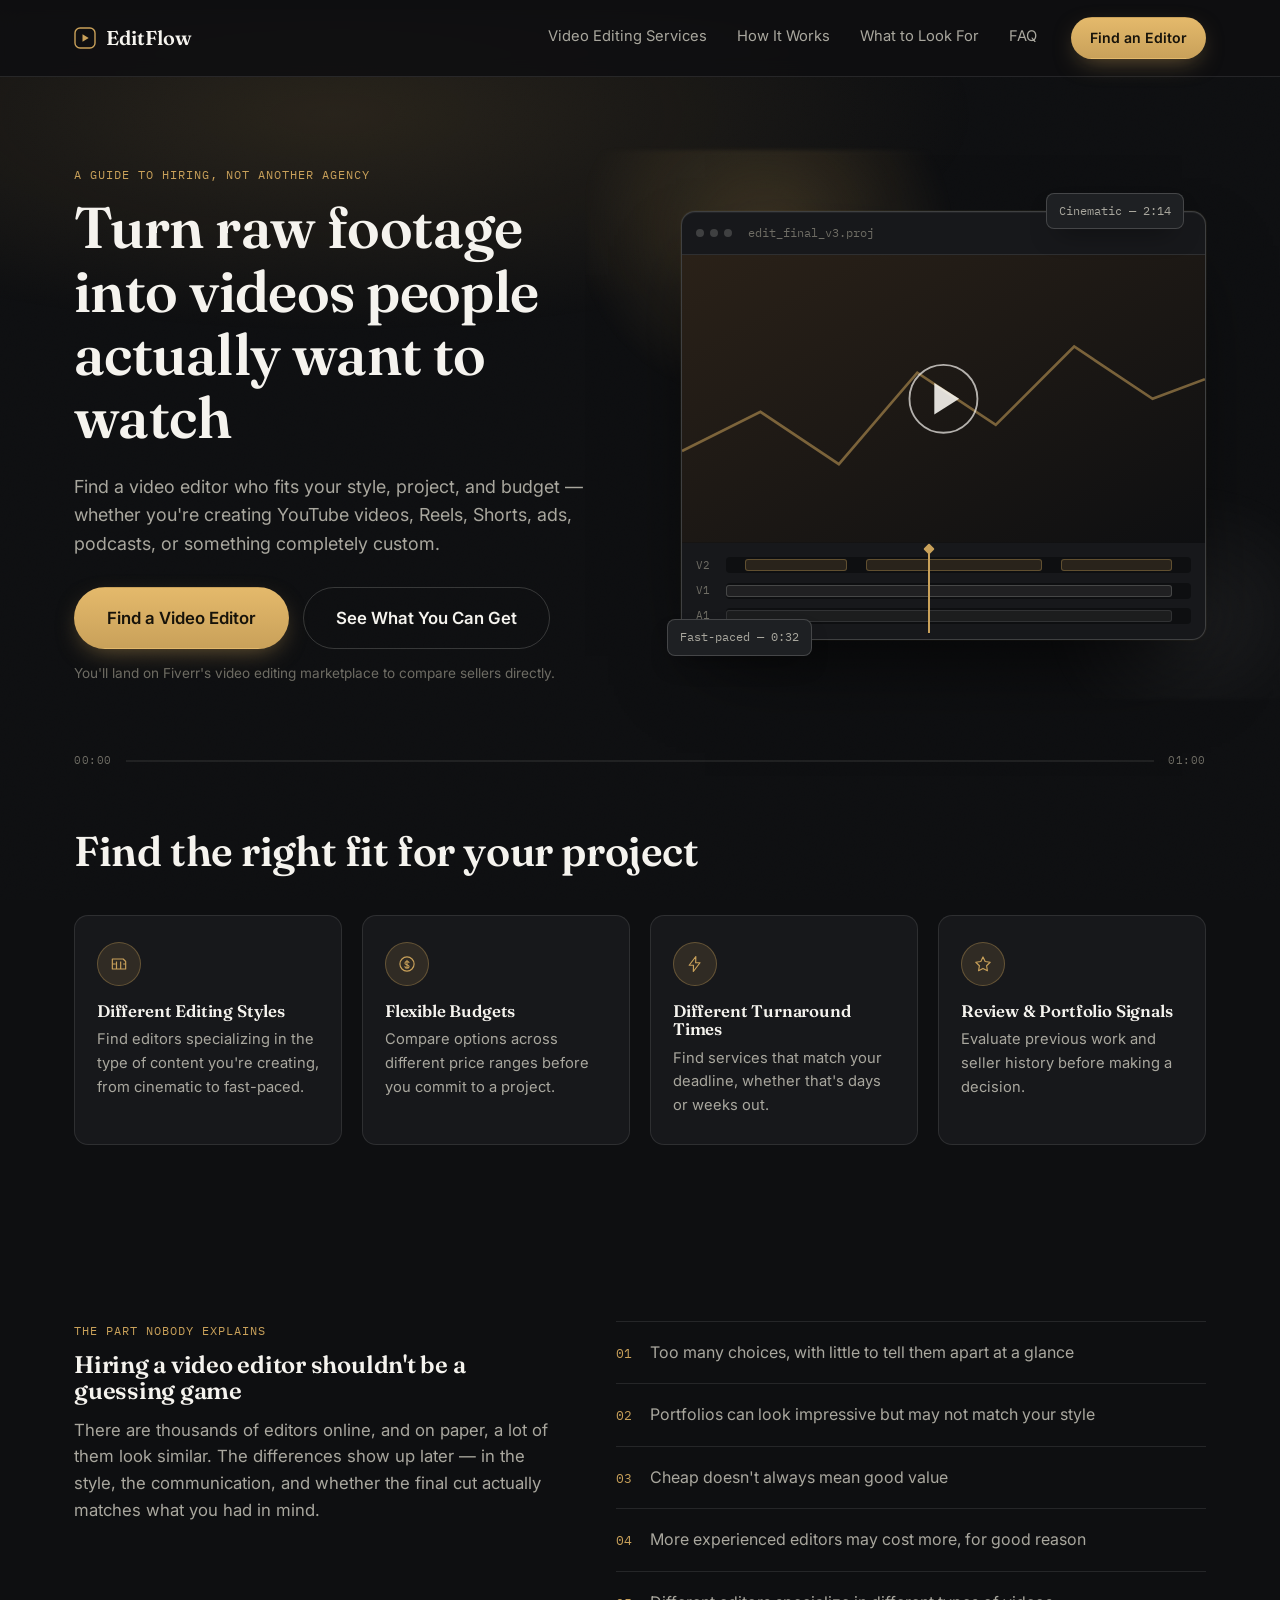
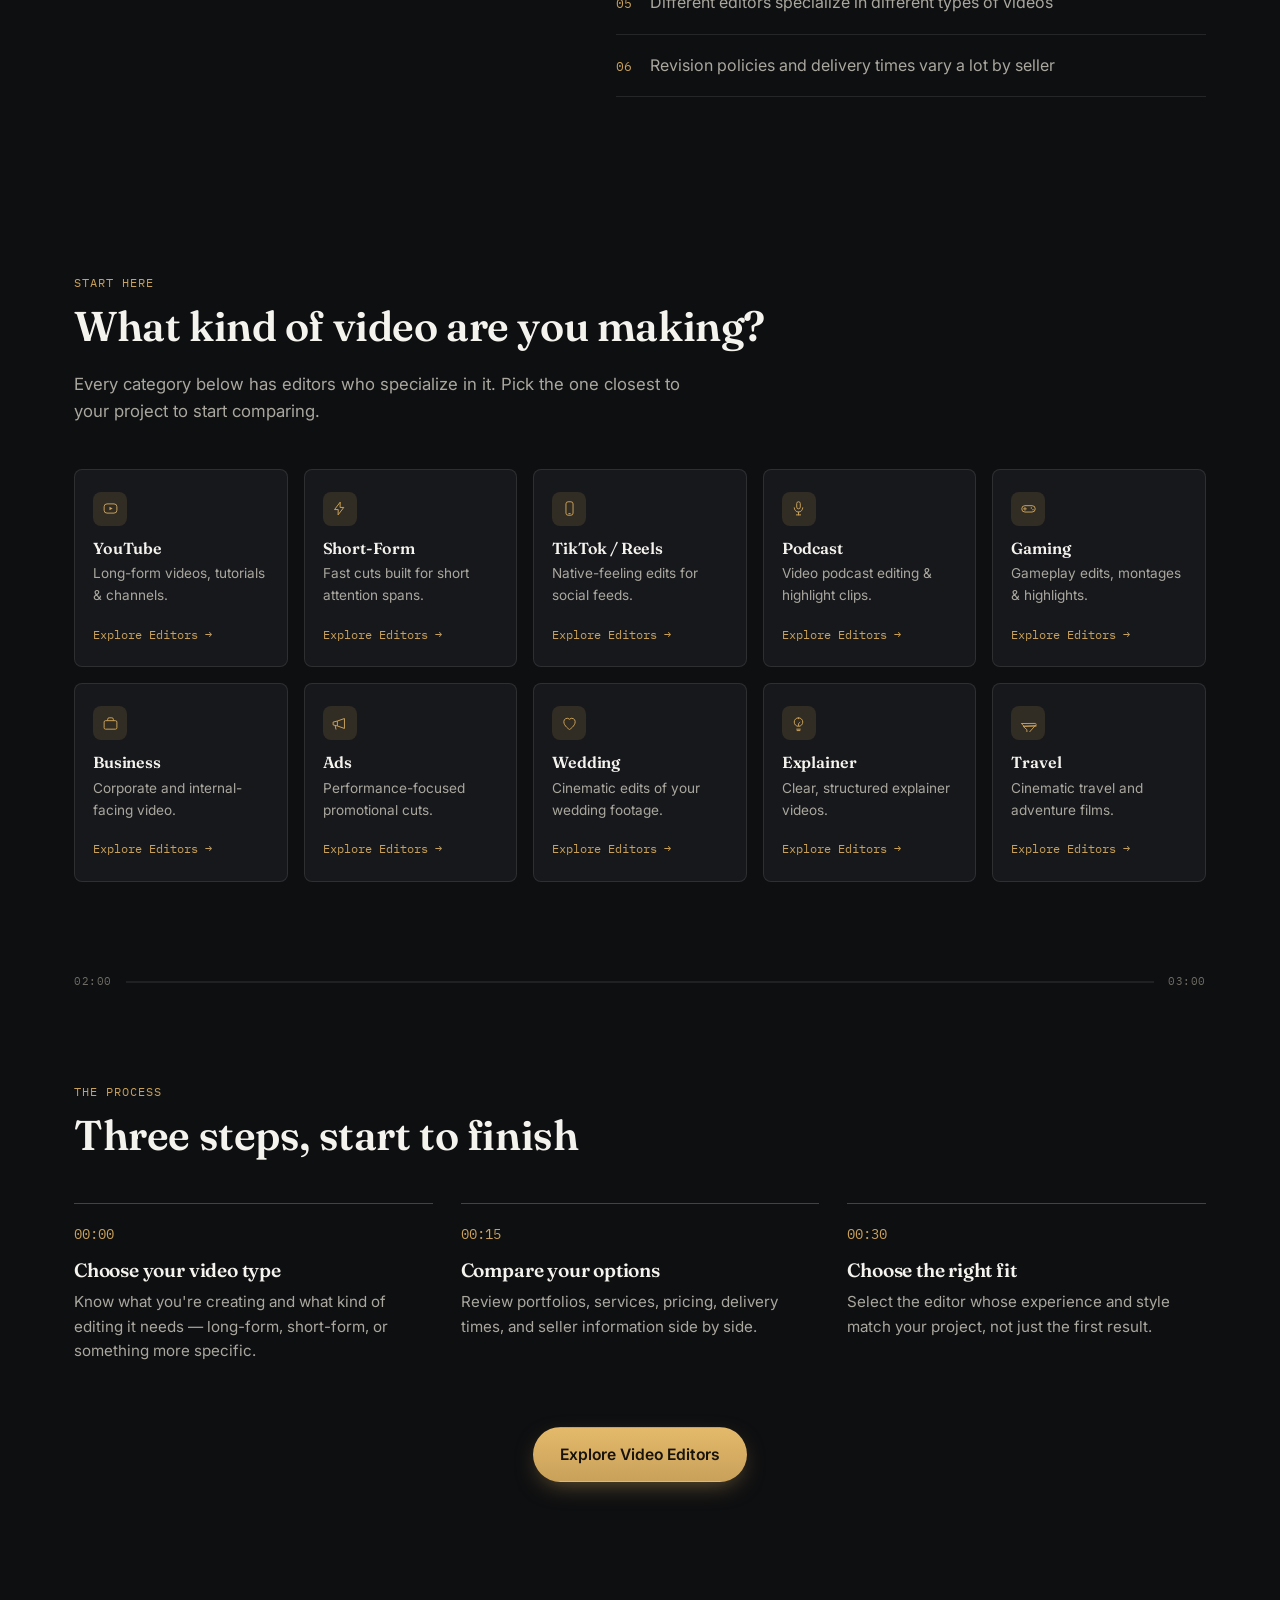
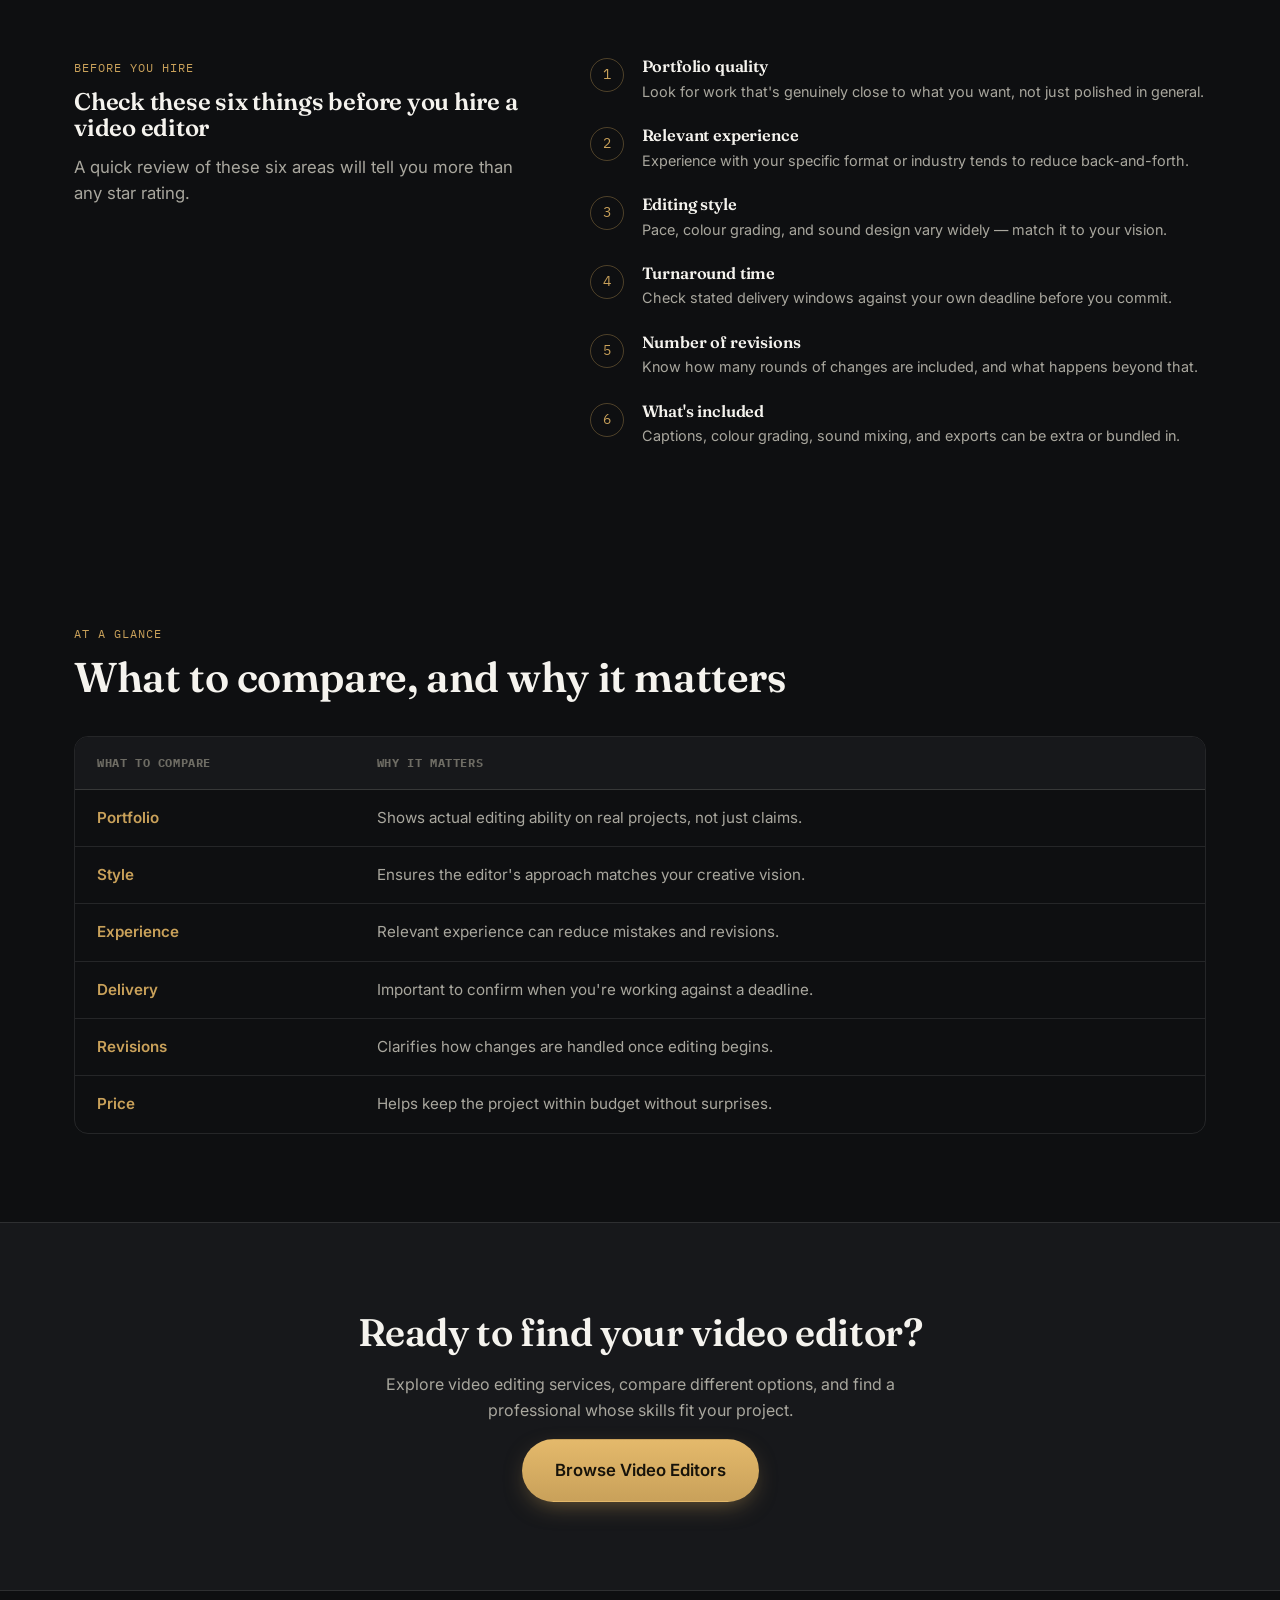
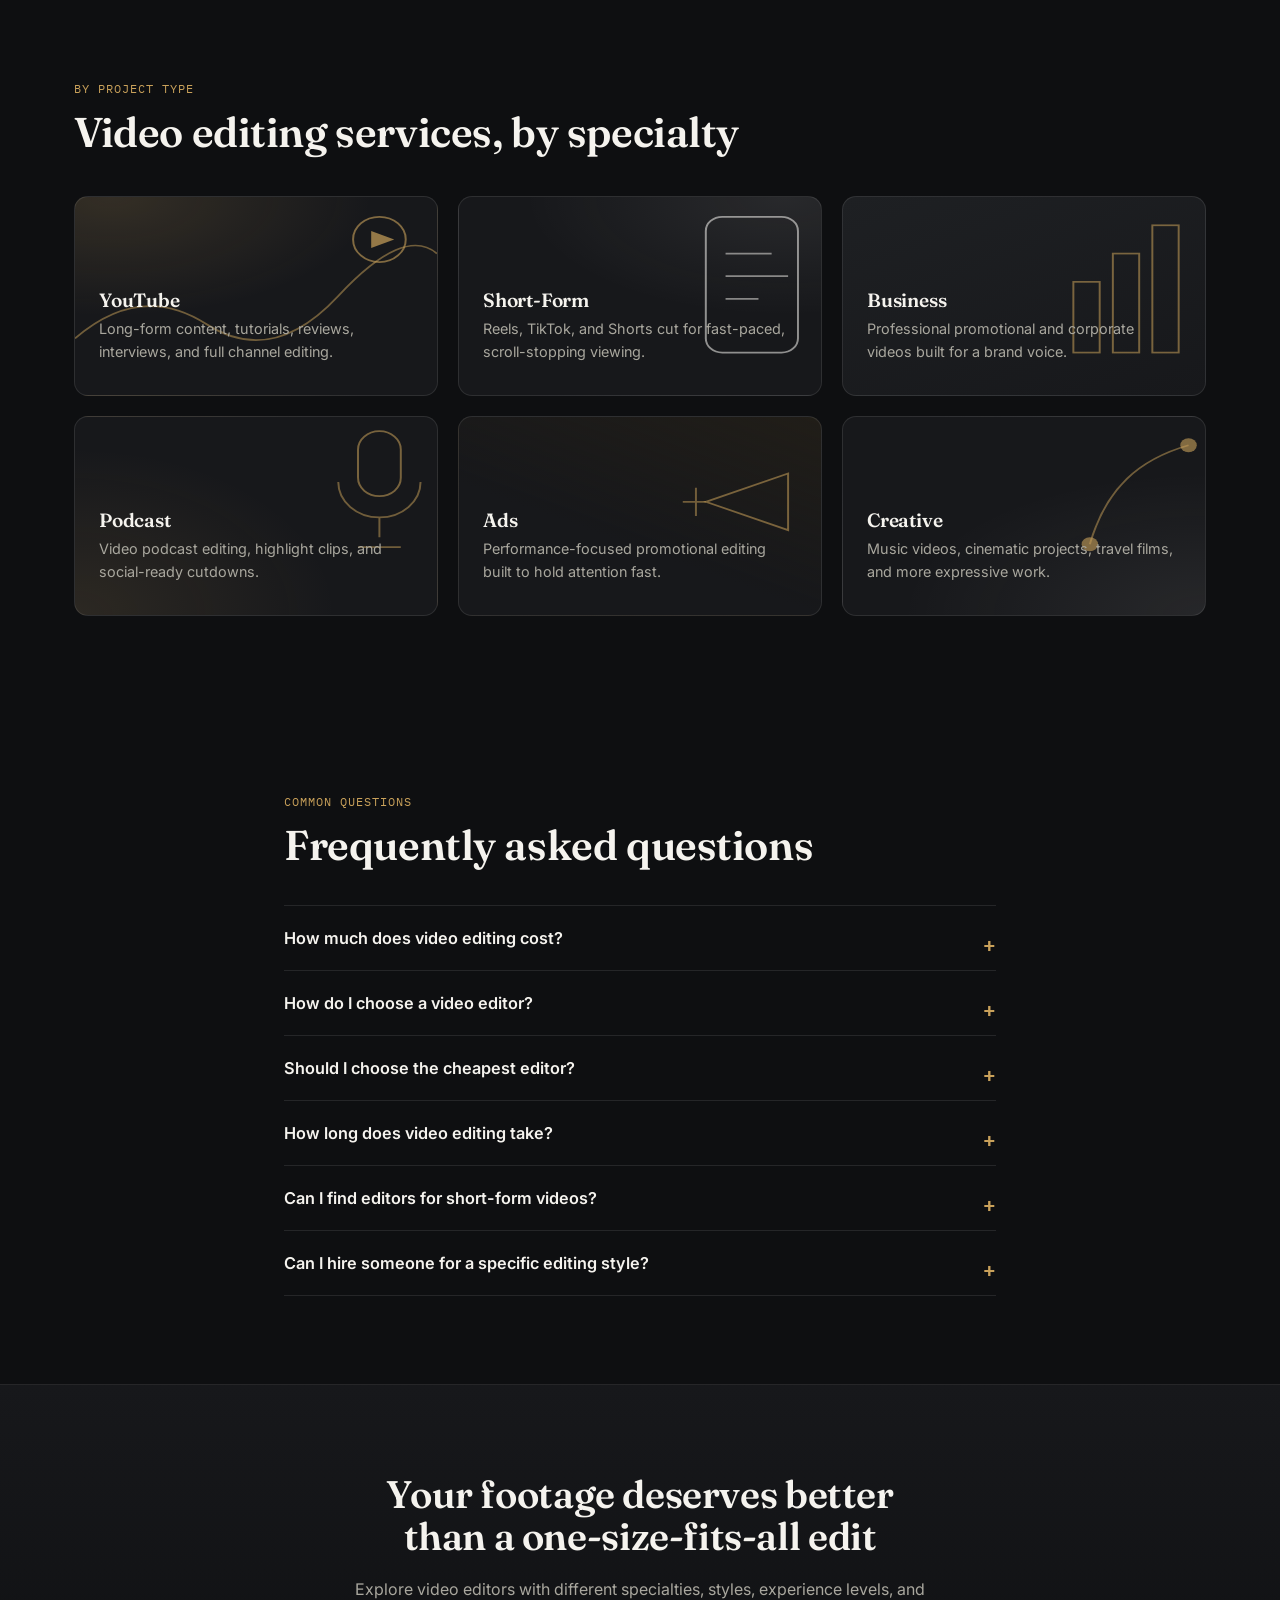
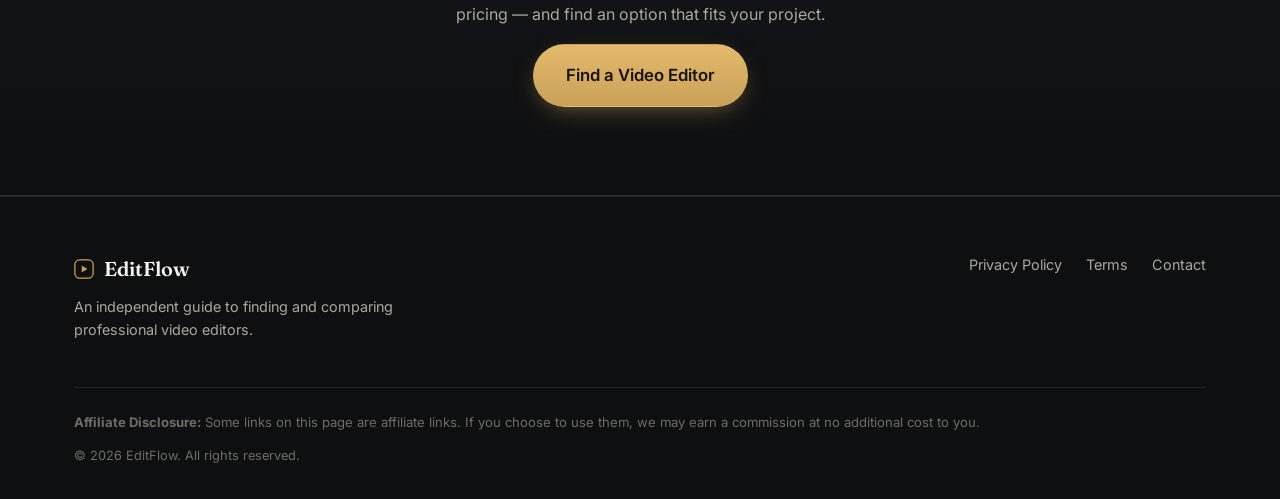
<file: index.html>
<!DOCTYPE html>
<html lang="en">
<head>
<meta charset="UTF-8">
<meta name="viewport" content="width=device-width, initial-scale=1.0">
<title>EditFlow — Find the Right Video Editor for Your Project</title>
<meta name="description" content="Compare professional video editors by style, price, and turnaround time. EditFlow helps you understand what to look for before you hire a video editor on Fiverr.">
<meta name="keywords" content="hire a video editor, video editing services, hire professional video editor, freelance video editor, YouTube video editor, social media video editor, video editor for hire, professional video editing, affordable video editor">
<link rel="canonical" href="https://your-domain-here.com/">

<!-- Open Graph -->
<meta property="og:type" content="website">
<meta property="og:title" content="EditFlow — Find the Right Video Editor for Your Project">
<meta property="og:description" content="Compare editing styles, pricing, and turnaround times, and find a video editor who fits your project.">
<meta property="og:url" content="https://your-domain-here.com/">
<meta property="og:image" content="https://your-domain-here.com/assets/og-image.webp">
<meta property="og:site_name" content="EditFlow">

<!-- Twitter -->
<meta name="twitter:card" content="summary_large_image">
<meta name="twitter:title" content="EditFlow — Find the Right Video Editor for Your Project">
<meta name="twitter:description" content="Compare editing styles, pricing, and turnaround times, and find a video editor who fits your project.">
<meta name="twitter:image" content="https://your-domain-here.com/assets/og-image.webp">

<link rel="icon" type="image/svg+xml" href="favicon.svg">
<link rel="preconnect" href="https://fonts.googleapis.com">
<link rel="preconnect" href="https://fonts.gstatic.com" crossorigin>
<link href="https://fonts.googleapis.com/css2?family=Fraunces:opsz,wght@9..144,400;9..144,500;9..144,600;9..144,700&family=Inter:wght@400;500;600;700&family=IBM+Plex+Mono:wght@400;500&display=swap" rel="stylesheet">
<link rel="stylesheet" href="styles.css">

<script type="application/ld+json">
{
  "@context": "https://schema.org",
  "@type": "FAQPage",
  "mainEntity": [
    {
      "@type": "Question",
      "name": "How much does video editing cost?",
      "acceptedAnswer": { "@type": "Answer", "text": "Pricing varies depending on the length of your project, its complexity, the editing style you want, and the experience level of the editor. Simple social clips can cost far less than long-form or highly stylized edits." }
    },
    {
      "@type": "Question",
      "name": "How do I choose a video editor?",
      "acceptedAnswer": { "@type": "Answer", "text": "Look at portfolios relevant to your type of content, check experience with similar projects, and compare delivery time, revision policy, and pricing before deciding." }
    },
    {
      "@type": "Question",
      "name": "Should I choose the cheapest editor?",
      "acceptedAnswer": { "@type": "Answer", "text": "Price is one factor among several. It's usually worth weighing cost alongside portfolio quality, style fit, and turnaround time rather than choosing on price alone." }
    },
    {
      "@type": "Question",
      "name": "How long does video editing take?",
      "acceptedAnswer": { "@type": "Answer", "text": "Turnaround depends on the complexity of the project and the individual editor's stated delivery terms, so it's worth checking this before you hire." }
    },
    {
      "@type": "Question",
      "name": "Can I find editors for short-form videos?",
      "acceptedAnswer": { "@type": "Answer", "text": "Yes. Many editors specialize in short-form formats like TikTok, Instagram Reels, and YouTube Shorts." }
    },
    {
      "@type": "Question",
      "name": "Can I hire someone for a specific editing style?",
      "acceptedAnswer": { "@type": "Answer", "text": "Yes. Look for editors whose portfolios already demonstrate the style you're after, whether that's cinematic, fast-paced, minimal, or something else." }
    }
  ]
}
</script>
</head>
<body>

<a class="skip-link" href="#main">Skip to content</a>

<!-- =========================================================
     NAVIGATION
========================================================= -->
<header class="site-header" id="top">
  <div class="wrap header-inner">
    <a href="#top" class="brand">
      <span class="brand-mark" aria-hidden="true">
        <svg width="22" height="22" viewBox="0 0 22 22" fill="none"><rect x="1" y="1" width="20" height="20" rx="5" stroke="currentColor" stroke-width="1.4"/><path d="M8.5 7.2v7.6l6.2-3.8-6.2-3.8Z" fill="currentColor"/></svg>
      </span>
      EditFlow
    </a>

    <nav class="main-nav" id="main-nav" aria-label="Primary">
      <a href="#specialties">Video Editing Services</a>
      <a href="#how-it-works">How It Works</a>
      <a href="#what-to-look-for">What to Look For</a>
      <a href="#faq">FAQ</a>
      <a class="btn btn-small btn-primary nav-cta" href="#" data-affiliate data-cta="nav" target="_blank" rel="nofollow sponsored noopener">Find an Editor</a>
    </nav>

    <button class="nav-toggle" id="navToggle" aria-expanded="false" aria-controls="main-nav" aria-label="Open menu">
      <span></span><span></span><span></span>
    </button>
  </div>
</header>

<main id="main">

  <!-- =========================================================
       HERO
  ========================================================= -->
  <section class="hero">
    <div class="wrap hero-inner">
      <div class="hero-copy">
        <p class="eyebrow">A guide to hiring, not another agency</p>
        <h1>Turn raw footage into videos people actually want to watch</h1>
        <p class="hero-sub">Find a video editor who fits your style, project, and budget — whether you're creating YouTube videos, Reels, Shorts, ads, podcasts, or something completely custom.</p>
        <div class="hero-ctas">
          <a href="#" class="btn btn-primary btn-large" data-affiliate data-cta="hero" target="_blank" rel="nofollow sponsored noopener">Find a Video Editor</a>
          <a href="#value" class="btn btn-ghost btn-large">See What You Can Get</a>
        </div>
        <p class="hero-note">You'll land on Fiverr's video editing marketplace to compare sellers directly.</p>
      </div>

      <div class="hero-visual" aria-hidden="true">
        <div class="monitor">
          <div class="monitor-top">
            <span class="dot"></span><span class="dot"></span><span class="dot"></span>
            <span class="monitor-label">edit_final_v3.proj</span>
          </div>
          <div class="monitor-preview">
            <svg viewBox="0 0 400 220" width="100%" height="100%" preserveAspectRatio="none">
              <defs>
                <linearGradient id="previewGrad" x1="0" y1="0" x2="1" y2="1">
                  <stop offset="0%" stop-color="#2A2118"/>
                  <stop offset="100%" stop-color="#0E0F11"/>
                </linearGradient>
              </defs>
              <rect width="400" height="220" fill="url(#previewGrad)"/>
              <path d="M0 150 L60 120 L120 160 L180 90 L240 130 L300 70 L360 110 L400 95" stroke="#C9A15A" stroke-width="2" fill="none" opacity="0.55"/>
              <circle cx="200" cy="110" r="26" fill="none" stroke="#F5F3EE" stroke-width="1.4" opacity="0.7"/>
              <path d="M193 98 L212 110 L193 122 Z" fill="#F5F3EE" opacity="0.9"/>
            </svg>
          </div>
          <div class="monitor-timeline">
            <div class="tl-row">
              <span class="tl-label">V2</span>
              <div class="tl-track"><span class="clip" style="left:4%;width:22%"></span><span class="clip" style="left:30%;width:38%"></span><span class="clip" style="left:72%;width:24%"></span></div>
            </div>
            <div class="tl-row">
              <span class="tl-label">V1</span>
              <div class="tl-track"><span class="clip clip-alt" style="left:0;width:96%"></span></div>
            </div>
            <div class="tl-row">
              <span class="tl-label">A1</span>
              <div class="tl-track"><span class="clip clip-audio" style="left:0;width:96%"></span></div>
            </div>
            <div class="playhead" style="left:47%"></div>
          </div>
        </div>
        <div class="floating-tag tag-1">Cinematic — 2:14</div>
        <div class="floating-tag tag-2">Fast-paced — 0:32</div>
      </div>
    </div>
  </section>

  <!-- Signature timeline divider -->
  <div class="tl-divider" aria-hidden="true">
    <span class="tl-divider-time">00:00</span>
    <svg class="tl-divider-track" viewBox="0 0 1200 24" preserveAspectRatio="none"><line x1="0" y1="12" x2="1200" y2="12" stroke="currentColor" stroke-opacity="0.18"/></svg>
    <span class="tl-divider-time">01:00</span>
  </div>

  <!-- =========================================================
       VALUE STRIP
  ========================================================= -->
  <section class="section value-strip" id="value">
    <div class="wrap">
      <h2 class="section-title">Find the right fit for your project</h2>
      <div class="value-grid">
        <div class="value-card reveal">
          <span class="value-icon" aria-hidden="true">
            <svg viewBox="0 0 24 24" fill="none"><path d="M4 6h13l3 3v9H4V6Z" stroke="currentColor" stroke-width="1.4" stroke-linejoin="round"/><path d="M9 9v9M14 9v9M4 12h4M17 12h3" stroke="currentColor" stroke-width="1.4"/></svg>
          </span>
          <h3>Different Editing Styles</h3>
          <p>Find editors specializing in the type of content you're creating, from cinematic to fast-paced.</p>
        </div>
        <div class="value-card reveal">
          <span class="value-icon" aria-hidden="true">
            <svg viewBox="0 0 24 24" fill="none"><circle cx="12" cy="12" r="8.5" stroke="currentColor" stroke-width="1.4"/><path d="M12 7.5v9M9.5 15c0 1.1 1.1 2 2.5 2s2.5-.8 2.5-2-1-1.6-2.5-2-2.5-.9-2.5-2 1.1-2 2.5-2 2.2.5 2.4 1.3" stroke="currentColor" stroke-width="1.3" stroke-linecap="round"/></svg>
          </span>
          <h3>Flexible Budgets</h3>
          <p>Compare options across different price ranges before you commit to a project.</p>
        </div>
        <div class="value-card reveal">
          <span class="value-icon" aria-hidden="true">
            <svg viewBox="0 0 24 24" fill="none"><path d="M13 3 5 13.5h5.2L10 21l8-10.5h-5.2L13 3Z" stroke="currentColor" stroke-width="1.4" stroke-linejoin="round"/></svg>
          </span>
          <h3>Different Turnaround Times</h3>
          <p>Find services that match your deadline, whether that's days or weeks out.</p>
        </div>
        <div class="value-card reveal">
          <span class="value-icon" aria-hidden="true">
            <svg viewBox="0 0 24 24" fill="none"><path d="M12 3.5 14.6 9l6 .9-4.3 4.2 1 6-5.3-2.8-5.3 2.8 1-6-4.3-4.2 6-.9L12 3.5Z" stroke="currentColor" stroke-width="1.4" stroke-linejoin="round"/></svg>
          </span>
          <h3>Review &amp; Portfolio Signals</h3>
          <p>Evaluate previous work and seller history before making a decision.</p>
        </div>
      </div>
    </div>
  </section>

  <!-- =========================================================
       PROBLEM SECTION
  ========================================================= -->
  <section class="section problem">
    <div class="wrap problem-inner">
      <div class="problem-copy">
        <p class="eyebrow">The part nobody explains</p>
        <h2>Hiring a video editor shouldn't be a guessing game</h2>
        <p class="lead">There are thousands of editors online, and on paper, a lot of them look similar. The differences show up later — in the style, the communication, and whether the final cut actually matches what you had in mind.</p>
      </div>
      <ul class="problem-list">
        <li><span>01</span>Too many choices, with little to tell them apart at a glance</li>
        <li><span>02</span>Portfolios can look impressive but may not match your style</li>
        <li><span>03</span>Cheap doesn't always mean good value</li>
        <li><span>04</span>More experienced editors may cost more, for good reason</li>
        <li><span>05</span>Different editors specialize in different types of videos</li>
        <li><span>06</span>Revision policies and delivery times vary a lot by seller</li>
      </ul>
    </div>
  </section>

  <!-- =========================================================
       WHAT KIND OF VIDEO
  ========================================================= -->
  <section class="section categories" id="categories">
    <div class="wrap">
      <p class="eyebrow">Start here</p>
      <h2 class="section-title">What kind of video are you making?</h2>
      <p class="section-sub">Every category below has editors who specialize in it. Pick the one closest to your project to start comparing.</p>

      <div class="category-grid">
        <!-- Category cards generated via script.js from CATEGORY_DATA, with this markup as the template/fallback -->
      </div>
    </div>
  </section>

  <!-- Signature timeline divider -->
  <div class="tl-divider" aria-hidden="true">
    <span class="tl-divider-time">02:00</span>
    <svg class="tl-divider-track" viewBox="0 0 1200 24" preserveAspectRatio="none"><line x1="0" y1="12" x2="1200" y2="12" stroke="currentColor" stroke-opacity="0.18"/></svg>
    <span class="tl-divider-time">03:00</span>
  </div>

  <!-- =========================================================
       HOW IT WORKS
  ========================================================= -->
  <section class="section how-it-works" id="how-it-works">
    <div class="wrap">
      <p class="eyebrow">The process</p>
      <h2 class="section-title">Three steps, start to finish</h2>

      <ol class="steps">
        <li class="step">
          <span class="step-time">00:00</span>
          <h3>Choose your video type</h3>
          <p>Know what you're creating and what kind of editing it needs — long-form, short-form, or something more specific.</p>
        </li>
        <li class="step">
          <span class="step-time">00:15</span>
          <h3>Compare your options</h3>
          <p>Review portfolios, services, pricing, delivery times, and seller information side by side.</p>
        </li>
        <li class="step">
          <span class="step-time">00:30</span>
          <h3>Choose the right fit</h3>
          <p>Select the editor whose experience and style match your project, not just the first result.</p>
        </li>
      </ol>

      <div class="center-cta">
        <a href="#" class="btn btn-primary" data-affiliate data-cta="how-it-works" target="_blank" rel="nofollow sponsored noopener">Explore Video Editors</a>
      </div>
    </div>
  </section>

  <!-- =========================================================
       WHAT TO LOOK FOR
  ========================================================= -->
  <section class="section look-for" id="what-to-look-for">
    <div class="wrap look-for-inner">
      <div class="look-for-copy">
        <p class="eyebrow">Before you hire</p>
        <h2>Check these six things before you hire a video editor</h2>
        <p class="lead">A quick review of these six areas will tell you more than any star rating.</p>
      </div>

      <ol class="checklist">
        <li><span class="check-num">1</span><div><h3>Portfolio quality</h3><p>Look for work that's genuinely close to what you want, not just polished in general.</p></div></li>
        <li><span class="check-num">2</span><div><h3>Relevant experience</h3><p>Experience with your specific format or industry tends to reduce back-and-forth.</p></div></li>
        <li><span class="check-num">3</span><div><h3>Editing style</h3><p>Pace, colour grading, and sound design vary widely — match it to your vision.</p></div></li>
        <li><span class="check-num">4</span><div><h3>Turnaround time</h3><p>Check stated delivery windows against your own deadline before you commit.</p></div></li>
        <li><span class="check-num">5</span><div><h3>Number of revisions</h3><p>Know how many rounds of changes are included, and what happens beyond that.</p></div></li>
        <li><span class="check-num">6</span><div><h3>What's included</h3><p>Captions, colour grading, sound mixing, and exports can be extra or bundled in.</p></div></li>
      </ol>
    </div>
  </section>

  <!-- =========================================================
       COMPARISON SECTION
  ========================================================= -->
  <section class="section comparison">
    <div class="wrap">
      <p class="eyebrow">At a glance</p>
      <h2 class="section-title">What to compare, and why it matters</h2>

      <div class="table-wrap">
        <table class="compare-table">
          <thead>
            <tr><th scope="col">What to compare</th><th scope="col">Why it matters</th></tr>
          </thead>
          <tbody>
            <tr><th scope="row">Portfolio</th><td>Shows actual editing ability on real projects, not just claims.</td></tr>
            <tr><th scope="row">Style</th><td>Ensures the editor's approach matches your creative vision.</td></tr>
            <tr><th scope="row">Experience</th><td>Relevant experience can reduce mistakes and revisions.</td></tr>
            <tr><th scope="row">Delivery</th><td>Important to confirm when you're working against a deadline.</td></tr>
            <tr><th scope="row">Revisions</th><td>Clarifies how changes are handled once editing begins.</td></tr>
            <tr><th scope="row">Price</th><td>Helps keep the project within budget without surprises.</td></tr>
          </tbody>
        </table>
      </div>
    </div>
  </section>

  <!-- =========================================================
       MID-PAGE CTA
  ========================================================= -->
  <section class="section mid-cta">
    <div class="wrap mid-cta-inner">
      <h2>Ready to find your video editor?</h2>
      <p>Explore video editing services, compare different options, and find a professional whose skills fit your project.</p>
      <a href="#" class="btn btn-primary btn-large" data-affiliate data-cta="mid-page" target="_blank" rel="nofollow sponsored noopener">Browse Video Editors</a>
    </div>
  </section>

  <!-- =========================================================
       SPECIALTIES
  ========================================================= -->
  <section class="section specialties" id="specialties">
    <div class="wrap">
      <p class="eyebrow">By project type</p>
      <h2 class="section-title">Video editing services, by specialty</h2>

      <div class="specialty-grid">
        <article class="specialty-card specialty-1">
          <svg class="specialty-art" viewBox="0 0 220 140" preserveAspectRatio="none" aria-hidden="true"><path d="M0 100 Q40 60 80 90 T160 70 T220 40" stroke="currentColor" stroke-width="1.2" fill="none" opacity="0.5"/><circle cx="185" cy="30" r="16" stroke="currentColor" stroke-width="1.2" fill="none" opacity="0.6"/><path d="M180 24 194 30 180 36Z" fill="currentColor" opacity="0.7"/></svg>
          <div class="specialty-body"><h3>YouTube</h3><p>Long-form content, tutorials, reviews, interviews, and full channel editing.</p></div>
        </article>
        <article class="specialty-card specialty-2">
          <svg class="specialty-art" viewBox="0 0 220 140" preserveAspectRatio="none" aria-hidden="true"><rect x="150" y="14" width="56" height="96" rx="10" stroke="currentColor" stroke-width="1.2" fill="none" opacity="0.55"/><path d="M162 40 190 40M162 56 200 56M162 72 182 72" stroke="currentColor" stroke-width="1.2" opacity="0.5"/></svg>
          <div class="specialty-body"><h3>Short-Form</h3><p>Reels, TikTok, and Shorts cut for fast-paced, scroll-stopping viewing.</p></div>
        </article>
        <article class="specialty-card specialty-3">
          <svg class="specialty-art" viewBox="0 0 220 140" preserveAspectRatio="none" aria-hidden="true"><rect x="140" y="60" width="16" height="50" stroke="currentColor" stroke-width="1.2" fill="none" opacity="0.55"/><rect x="164" y="40" width="16" height="70" stroke="currentColor" stroke-width="1.2" fill="none" opacity="0.55"/><rect x="188" y="20" width="16" height="90" stroke="currentColor" stroke-width="1.2" fill="none" opacity="0.55"/></svg>
          <div class="specialty-body"><h3>Business</h3><p>Professional promotional and corporate videos built for a brand voice.</p></div>
        </article>
        <article class="specialty-card specialty-4">
          <svg class="specialty-art" viewBox="0 0 220 140" preserveAspectRatio="none" aria-hidden="true"><rect x="172" y="10" width="26" height="46" rx="13" stroke="currentColor" stroke-width="1.2" fill="none" opacity="0.55"/><path d="M160 46a25 25 0 0 0 50 0M185 71v14M172 92h26" stroke="currentColor" stroke-width="1.2" fill="none" opacity="0.5"/></svg>
          <div class="specialty-body"><h3>Podcast</h3><p>Video podcast editing, highlight clips, and social-ready cutdowns.</p></div>
        </article>
        <article class="specialty-card specialty-5">
          <svg class="specialty-art" viewBox="0 0 220 140" preserveAspectRatio="none" aria-hidden="true"><path d="M150 60 200 40v40l-50-20Z" stroke="currentColor" stroke-width="1.2" fill="none" opacity="0.55"/><path d="M150 60h-14M144 50v20" stroke="currentColor" stroke-width="1.2" opacity="0.5"/></svg>
          <div class="specialty-body"><h3>Ads</h3><p>Performance-focused promotional editing built to hold attention fast.</p></div>
        </article>
        <article class="specialty-card specialty-6">
          <svg class="specialty-art" viewBox="0 0 220 140" preserveAspectRatio="none" aria-hidden="true"><path d="M150 90c10-40 30-60 60-70" stroke="currentColor" stroke-width="1.2" fill="none" opacity="0.5"/><circle cx="150" cy="90" r="5" fill="currentColor" opacity="0.6"/><circle cx="210" cy="20" r="5" fill="currentColor" opacity="0.6"/></svg>
          <div class="specialty-body"><h3>Creative</h3><p>Music videos, cinematic projects, travel films, and more expressive work.</p></div>
        </article>
      </div>
    </div>
  </section>

  <!-- =========================================================
       FAQ
  ========================================================= -->
  <section class="section faq" id="faq">
    <div class="wrap faq-inner">
      <p class="eyebrow">Common questions</p>
      <h2 class="section-title">Frequently asked questions</h2>

      <div class="accordion" id="accordion">
        <div class="accordion-item">
          <h3><button class="accordion-trigger" aria-expanded="false">How much does video editing cost?</button></h3>
          <div class="accordion-panel"><p>Pricing varies depending on the length of your project, its complexity, the editing style you want, and the experience level of the editor. Simple social clips typically cost less than long-form or highly stylized edits.</p></div>
        </div>
        <div class="accordion-item">
          <h3><button class="accordion-trigger" aria-expanded="false">How do I choose a video editor?</button></h3>
          <div class="accordion-panel"><p>Review portfolios relevant to your type of content, check for relevant experience, and compare delivery time, revision policy, and pricing before making a decision.</p></div>
        </div>
        <div class="accordion-item">
          <h3><button class="accordion-trigger" aria-expanded="false">Should I choose the cheapest editor?</button></h3>
          <div class="accordion-panel"><p>Price is worth considering alongside quality and project fit, not on its own. The cheapest option isn't always the best value for your specific project.</p></div>
        </div>
        <div class="accordion-item">
          <h3><button class="accordion-trigger" aria-expanded="false">How long does video editing take?</button></h3>
          <div class="accordion-panel"><p>Turnaround depends on the complexity of your project and the individual editor's service terms, so it's worth checking stated delivery times before you hire.</p></div>
        </div>
        <div class="accordion-item">
          <h3><button class="accordion-trigger" aria-expanded="false">Can I find editors for short-form videos?</button></h3>
          <div class="accordion-panel"><p>Yes. Many editors specialize in short-form formats built specifically for TikTok, Instagram Reels, and YouTube Shorts.</p></div>
        </div>
        <div class="accordion-item">
          <h3><button class="accordion-trigger" aria-expanded="false">Can I hire someone for a specific editing style?</button></h3>
          <div class="accordion-panel"><p>Yes. Look for editors whose portfolios already demonstrate the style you're after, whether that's cinematic, minimal, fast-paced, or something else entirely.</p></div>
        </div>
      </div>
    </div>
  </section>

  <!-- =========================================================
       FINAL CTA
  ========================================================= -->
  <section class="section final-cta">
    <div class="wrap final-cta-inner">
      <h2>Your footage deserves better than a one-size-fits-all edit</h2>
      <p>Explore video editors with different specialties, styles, experience levels, and pricing — and find an option that fits your project.</p>
      <a href="#" class="btn btn-primary btn-large" data-affiliate data-cta="final" target="_blank" rel="nofollow sponsored noopener">Find a Video Editor</a>
    </div>
  </section>

</main>

<!-- =========================================================
     FOOTER
========================================================= -->
<footer class="site-footer">
  <div class="wrap footer-inner">
    <div class="footer-brand">
      <a href="#top" class="brand">
        <span class="brand-mark" aria-hidden="true">
          <svg width="20" height="20" viewBox="0 0 22 22" fill="none"><rect x="1" y="1" width="20" height="20" rx="5" stroke="currentColor" stroke-width="1.4"/><path d="M8.5 7.2v7.6l6.2-3.8-6.2-3.8Z" fill="currentColor"/></svg>
        </span>
        EditFlow
      </a>
      <p>An independent guide to finding and comparing professional video editors.</p>
    </div>

    <nav class="footer-links" aria-label="Footer">
      <a href="privacy.html">Privacy Policy</a>
      <a href="terms.html">Terms</a>
      <a href="mailto:hello@example.com">Contact</a>
    </nav>
  </div>

  <div class="wrap">
    <p class="disclosure"><strong>Affiliate Disclosure:</strong> Some links on this page are affiliate links. If you choose to use them, we may earn a commission at no additional cost to you.</p>
    <p class="copyright">© <span id="year"></span> EditFlow. All rights reserved.</p>
  </div>
</footer>

<script src="script.js"></script>
</body>
</html>
</file>
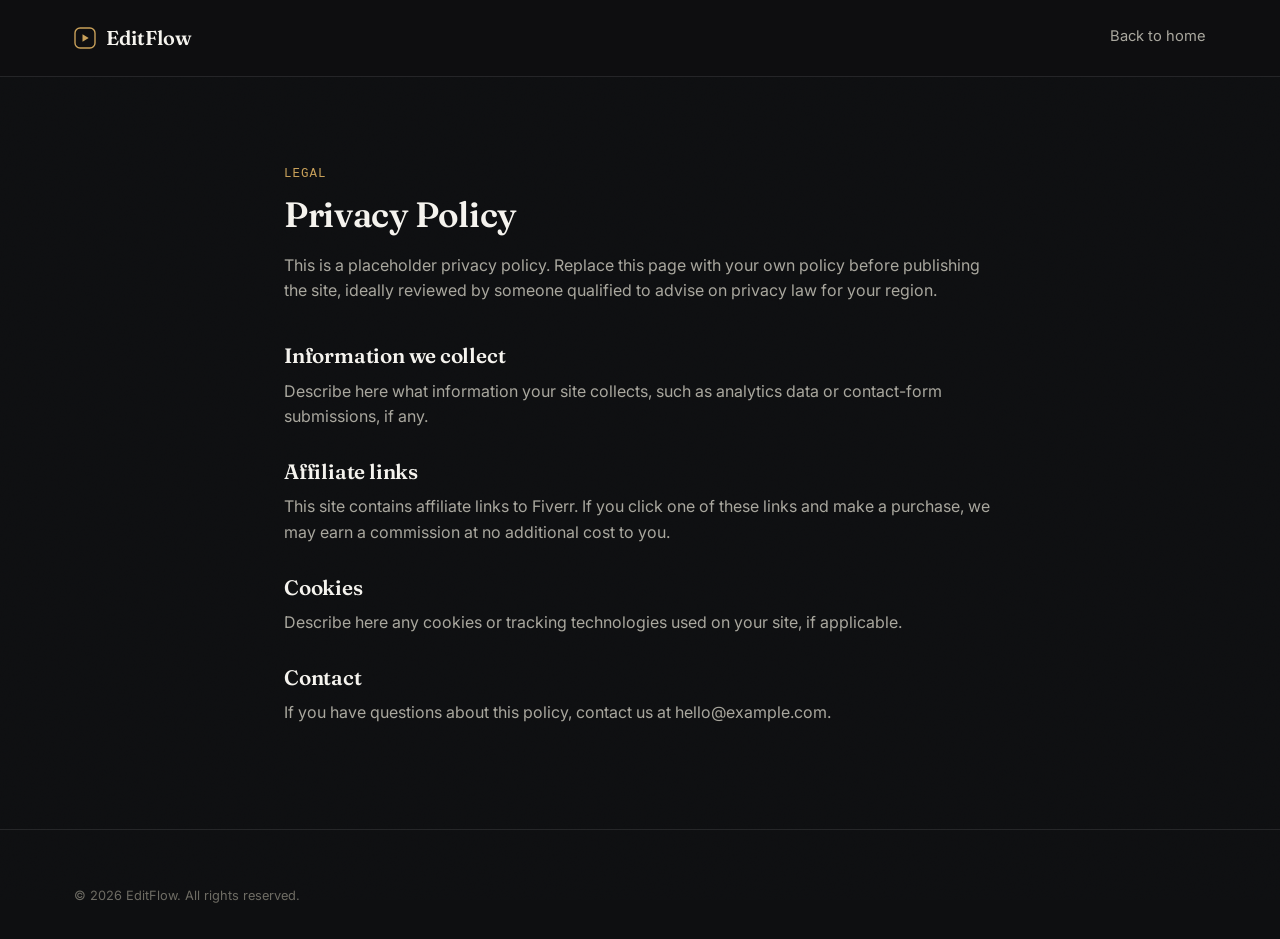
<file: privacy.html>
<!DOCTYPE html>
<html lang="en">
<head>
<meta charset="UTF-8">
<meta name="viewport" content="width=device-width, initial-scale=1.0">
<title>Privacy Policy — EditFlow</title>
<meta name="robots" content="noindex">
<link rel="icon" type="image/svg+xml" href="favicon.svg">
<link rel="preconnect" href="https://fonts.googleapis.com">
<link href="https://fonts.googleapis.com/css2?family=Fraunces:opsz,wght@9..144,600&family=Inter:wght@400;600&display=swap" rel="stylesheet">
<link rel="stylesheet" href="styles.css">
</head>
<body>
<header class="site-header">
  <div class="wrap header-inner">
    <a href="index.html" class="brand">
      <span class="brand-mark" aria-hidden="true"><svg width="22" height="22" viewBox="0 0 22 22" fill="none"><rect x="1" y="1" width="20" height="20" rx="5" stroke="currentColor" stroke-width="1.4"/><path d="M8.5 7.2v7.6l6.2-3.8-6.2-3.8Z" fill="currentColor"/></svg></span>
      EditFlow
    </a>
    <nav class="main-nav" aria-label="Primary">
      <a href="index.html">Back to home</a>
    </nav>
  </div>
</header>

<main class="section legal">
  <div class="wrap" style="max-width: 760px;">
    <p class="eyebrow">Legal</p>
    <h1 style="font-size:2.2rem;">Privacy Policy</h1>
    <p>This is a placeholder privacy policy. Replace this page with your own policy before publishing the site, ideally reviewed by someone qualified to advise on privacy law for your region.</p>

    <h2 style="font-size:1.3rem; margin-top:2em;">Information we collect</h2>
    <p>Describe here what information your site collects, such as analytics data or contact-form submissions, if any.</p>

    <h2 style="font-size:1.3rem; margin-top:1.5em;">Affiliate links</h2>
    <p>This site contains affiliate links to Fiverr. If you click one of these links and make a purchase, we may earn a commission at no additional cost to you.</p>

    <h2 style="font-size:1.3rem; margin-top:1.5em;">Cookies</h2>
    <p>Describe here any cookies or tracking technologies used on your site, if applicable.</p>

    <h2 style="font-size:1.3rem; margin-top:1.5em;">Contact</h2>
    <p>If you have questions about this policy, contact us at hello@example.com.</p>
  </div>
</main>

<footer class="site-footer">
  <div class="wrap">
    <p class="copyright">© <span id="year"></span> EditFlow. All rights reserved.</p>
  </div>
</footer>
<script>document.getElementById("year").textContent = new Date().getFullYear();</script>
</body>
</html>
</file>
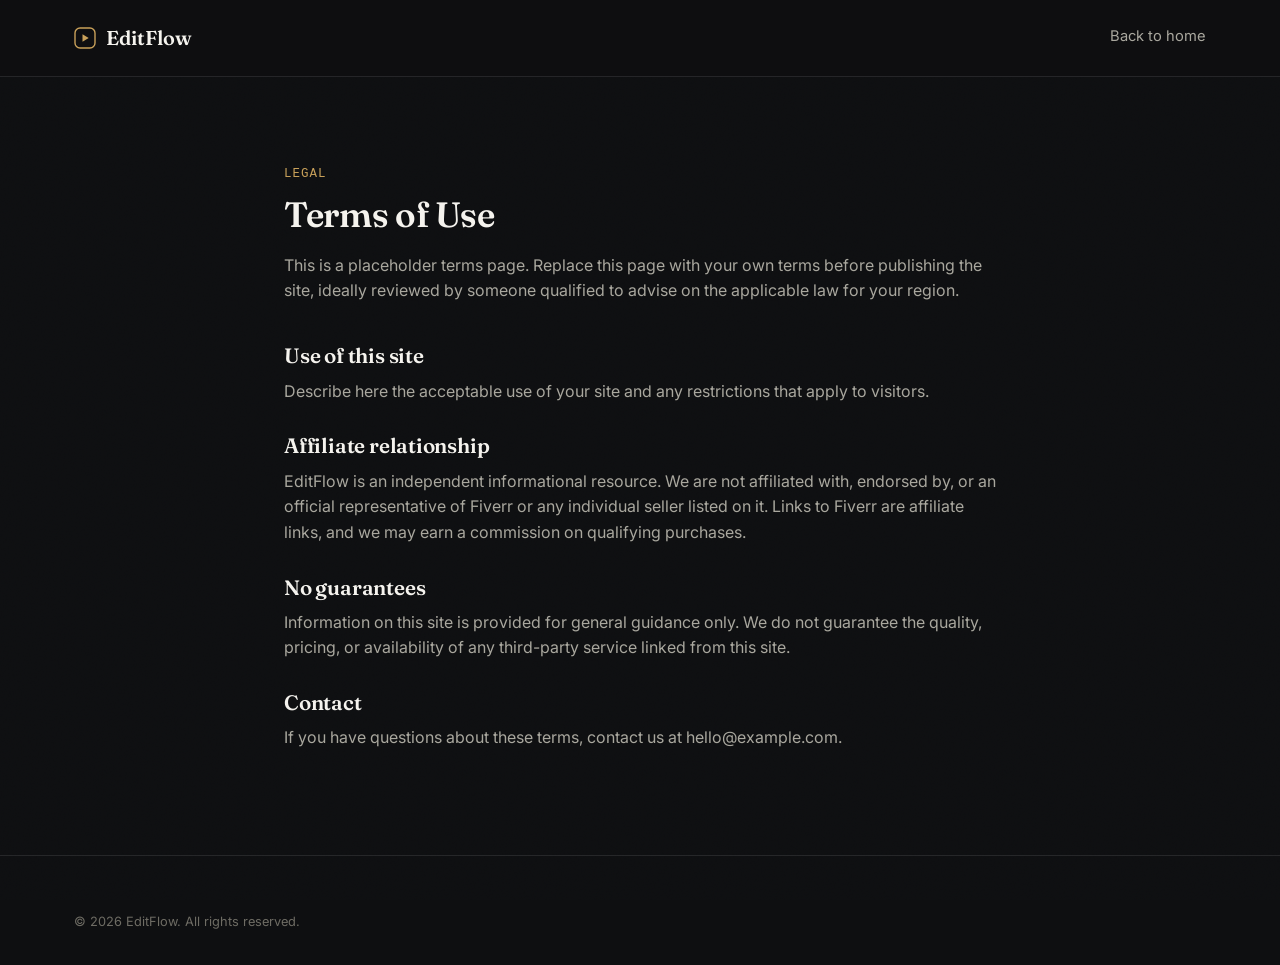
<file: terms.html>
<!DOCTYPE html>
<html lang="en">
<head>
<meta charset="UTF-8">
<meta name="viewport" content="width=device-width, initial-scale=1.0">
<title>Terms — EditFlow</title>
<meta name="robots" content="noindex">
<link rel="icon" type="image/svg+xml" href="favicon.svg">
<link rel="preconnect" href="https://fonts.googleapis.com">
<link href="https://fonts.googleapis.com/css2?family=Fraunces:opsz,wght@9..144,600&family=Inter:wght@400;600&display=swap" rel="stylesheet">
<link rel="stylesheet" href="styles.css">
</head>
<body>
<header class="site-header">
  <div class="wrap header-inner">
    <a href="index.html" class="brand">
      <span class="brand-mark" aria-hidden="true"><svg width="22" height="22" viewBox="0 0 22 22" fill="none"><rect x="1" y="1" width="20" height="20" rx="5" stroke="currentColor" stroke-width="1.4"/><path d="M8.5 7.2v7.6l6.2-3.8-6.2-3.8Z" fill="currentColor"/></svg></span>
      EditFlow
    </a>
    <nav class="main-nav" aria-label="Primary">
      <a href="index.html">Back to home</a>
    </nav>
  </div>
</header>

<main class="section legal">
  <div class="wrap" style="max-width: 760px;">
    <p class="eyebrow">Legal</p>
    <h1 style="font-size:2.2rem;">Terms of Use</h1>
    <p>This is a placeholder terms page. Replace this page with your own terms before publishing the site, ideally reviewed by someone qualified to advise on the applicable law for your region.</p>

    <h2 style="font-size:1.3rem; margin-top:2em;">Use of this site</h2>
    <p>Describe here the acceptable use of your site and any restrictions that apply to visitors.</p>

    <h2 style="font-size:1.3rem; margin-top:1.5em;">Affiliate relationship</h2>
    <p>EditFlow is an independent informational resource. We are not affiliated with, endorsed by, or an official representative of Fiverr or any individual seller listed on it. Links to Fiverr are affiliate links, and we may earn a commission on qualifying purchases.</p>

    <h2 style="font-size:1.3rem; margin-top:1.5em;">No guarantees</h2>
    <p>Information on this site is provided for general guidance only. We do not guarantee the quality, pricing, or availability of any third-party service linked from this site.</p>

    <h2 style="font-size:1.3rem; margin-top:1.5em;">Contact</h2>
    <p>If you have questions about these terms, contact us at hello@example.com.</p>
  </div>
</main>

<footer class="site-footer">
  <div class="wrap">
    <p class="copyright">© <span id="year"></span> EditFlow. All rights reserved.</p>
  </div>
</footer>
<script>document.getElementById("year").textContent = new Date().getFullYear();</script>
</body>
</html>
</file>
<file: styles.css>
/* =========================================================
   DESIGN TOKENS
========================================================= */
:root{
  --bg:            #0E0F11;
  --bg-elevated:   #17181B;
  --bg-elevated-2: #1E2023;
  --fg:            #F5F3EE;
  --fg-muted:      #A9A79E;
  --fg-faint:      #6E6C64;
  --accent:        #C9A15A;
  --accent-strong: #E4B96B;
  --accent-soft:   rgba(201,161,90,0.14);
  --accent-line:   rgba(201,161,90,0.35);
  --line:          rgba(245,243,238,0.10);
  --line-strong:   rgba(245,243,238,0.18);

  --font-display: "Fraunces", Georgia, serif;
  --font-body:    "Inter", -apple-system, BlinkMacSystemFont, "Segoe UI", sans-serif;
  --font-mono:    "IBM Plex Mono", ui-monospace, SFMono-Regular, monospace;

  --max: 1180px;
  --radius: 14px;
  --radius-sm: 8px;

  --ease: cubic-bezier(.22,.61,.36,1);
}

*, *::before, *::after{ box-sizing: border-box; }

html{ scroll-behavior: smooth; }
@media (prefers-reduced-motion: reduce){
  html{ scroll-behavior: auto; }
  *, *::before, *::after{ animation-duration: 0.001ms !important; animation-iteration-count: 1 !important; transition-duration: 0.001ms !important; scroll-behavior: auto !important; }
}

body{
  margin: 0;
  background: var(--bg);
  color: var(--fg);
  font-family: var(--font-body);
  font-size: 16px;
  line-height: 1.6;
  -webkit-font-smoothing: antialiased;
  overflow-x: hidden;
  position: relative;
}

/* Subtle film-grain texture — the cinematic finish */
body::before{
  content: "";
  position: fixed;
  inset: 0;
  z-index: 1;
  pointer-events: none;
  opacity: 0.035;
  mix-blend-mode: overlay;
  background-image: url("data:image/svg+xml;utf8,<svg xmlns='http://www.w3.org/2000/svg' width='120' height='120'><filter id='n'><feTurbulence type='fractalNoise' baseFrequency='0.9' numOctaves='2' stitchTiles='stitch'/></filter><rect width='100%25' height='100%25' filter='url(%23n)'/></svg>");
  background-size: 180px 180px;
}
.site-header, main, .site-footer, .mobile-sticky-cta{ position: relative; z-index: 2; }

img, svg{ display:block; max-width: 100%; }

a{ color: inherit; text-decoration: none; }

h1,h2,h3{
  font-family: var(--font-display);
  font-weight: 600;
  line-height: 1.1;
  margin: 0 0 0.5em;
  letter-spacing: -0.01em;
}

p{ margin: 0 0 1em; color: var(--fg-muted); }

.wrap{
  max-width: var(--max);
  margin: 0 auto;
  padding: 0 24px;
}

.skip-link{
  position: absolute;
  left: -999px;
  top: 0;
  background: var(--accent);
  color: #14120C;
  padding: 12px 18px;
  border-radius: 0 0 8px 0;
  z-index: 999;
  font-weight: 600;
}
.skip-link:focus{ left: 0; }

:focus-visible{
  outline: 2px solid var(--accent);
  outline-offset: 3px;
  border-radius: 4px;
}

.eyebrow{
  font-family: var(--font-mono);
  font-size: 0.78rem;
  letter-spacing: 0.08em;
  text-transform: uppercase;
  color: var(--accent);
  margin: 0 0 0.9em;
}

.section-title{ font-size: clamp(1.8rem, 3.4vw, 2.6rem); max-width: 780px; }
.section-sub{ max-width: 620px; font-size: 1.05rem; }

.section{ padding: 88px 0; }
@media (max-width: 640px){ .section{ padding: 64px 0; } }

/* =========================================================
   BUTTONS
========================================================= */
.btn{
  display: inline-flex;
  align-items: center;
  justify-content: center;
  gap: 8px;
  font-family: var(--font-body);
  font-weight: 600;
  font-size: 0.98rem;
  padding: 14px 26px;
  border-radius: 999px;
  border: 1px solid transparent;
  cursor: pointer;
  transition: transform .18s var(--ease), background .18s var(--ease), border-color .18s var(--ease), box-shadow .18s var(--ease);
  white-space: nowrap;
}
.btn:hover{ transform: translateY(-2px); }
.btn:active{ transform: translateY(0); }

.btn-primary{
  background: linear-gradient(180deg, var(--accent-strong), var(--accent));
  color: #17130A;
  box-shadow: 0 8px 24px -8px rgba(201,161,90,0.55);
  position: relative;
  overflow: hidden;
}
.btn-primary::before{
  content: "";
  position: absolute;
  inset: 0;
  background: linear-gradient(115deg, transparent 30%, rgba(255,255,255,0.35) 46%, transparent 62%);
  transform: translateX(-120%);
  transition: transform .55s var(--ease);
}
.btn-primary:hover::before{ transform: translateX(120%); }
.btn-primary:hover{ box-shadow: 0 12px 30px -8px rgba(201,161,90,0.7); }

.btn-ghost{
  background: transparent;
  border-color: var(--line-strong);
  color: var(--fg);
}
.btn-ghost:hover{ border-color: var(--accent); color: var(--accent); }

.btn-large{ padding: 17px 32px; font-size: 1.05rem; }
.btn-small{ padding: 9px 18px; font-size: 0.88rem; }

.center-cta{ text-align: center; margin-top: 48px; }

/* =========================================================
   HEADER / NAV
========================================================= */
.site-header{
  position: sticky;
  top: 0;
  z-index: 100;
  background: rgba(14,15,17,0.86);
  backdrop-filter: blur(10px);
  border-bottom: 1px solid var(--line);
}
.header-inner{
  display: flex;
  align-items: center;
  justify-content: space-between;
  height: 76px;
}
.brand{
  display: flex;
  align-items: center;
  gap: 10px;
  font-family: var(--font-display);
  font-weight: 600;
  font-size: 1.25rem;
  color: var(--fg);
}
.brand-mark{ color: var(--accent); display: flex; }

.main-nav{ display: flex; align-items: center; gap: 30px; }
.main-nav a:not(.btn){
  font-size: 0.92rem;
  color: var(--fg-muted);
  transition: color .15s;
  position: relative;
  padding-bottom: 3px;
}
.main-nav a:not(.btn)::after{
  content: "";
  position: absolute;
  left: 0; right: 100%;
  bottom: 0;
  height: 1px;
  background: var(--accent);
  transition: right .25s var(--ease);
}
.main-nav a:not(.btn):hover{ color: var(--fg); }
.main-nav a:not(.btn):hover::after{ right: 0; }
.nav-cta{ margin-left: 4px; }

.nav-toggle{
  display: none;
  flex-direction: column;
  justify-content: center;
  gap: 5px;
  width: 40px;
  height: 40px;
  background: transparent;
  border: 1px solid var(--line-strong);
  border-radius: 8px;
  cursor: pointer;
}
.nav-toggle span{
  display: block;
  width: 18px;
  height: 1.5px;
  background: var(--fg);
  margin: 0 auto;
  transition: transform .2s var(--ease), opacity .2s var(--ease);
}
.nav-toggle.open span:nth-child(1){ transform: translateY(6.5px) rotate(45deg); }
.nav-toggle.open span:nth-child(2){ opacity: 0; }
.nav-toggle.open span:nth-child(3){ transform: translateY(-6.5px) rotate(-45deg); }

/* =========================================================
   HERO
========================================================= */
.hero{ padding: 88px 0 64px; position: relative; }
.hero::before{
  content:"";
  position: absolute;
  inset: -10% -10% auto -10%;
  height: 520px;
  background: radial-gradient(60% 60% at 30% 20%, rgba(201,161,90,0.14), transparent 70%);
  pointer-events: none;
  z-index: -1;
}
.hero-inner{
  display: grid;
  grid-template-columns: 1.05fr 1fr;
  gap: 56px;
  align-items: center;
}
.hero-copy h1{
  font-size: clamp(2.2rem, 4.6vw, 3.6rem);
  margin-bottom: 0.4em;
}
.hero-sub{ font-size: 1.12rem; max-width: 520px; }
.hero-ctas{ display: flex; flex-wrap: wrap; gap: 14px; margin: 28px 0 14px; }
.hero-note{ font-size: 0.85rem; color: var(--fg-faint); margin: 0; }

.hero-visual{ position: relative; }
.hero-visual::before{
  content: "";
  position: absolute;
  inset: -14% -18%;
  background:
    radial-gradient(38% 45% at 25% 15%, rgba(201,161,90,0.22), transparent 70%),
    radial-gradient(30% 35% at 85% 85%, rgba(245,243,238,0.06), transparent 70%);
  filter: blur(2px);
  z-index: -1;
}
.monitor{
  background: var(--bg-elevated);
  border: 1px solid var(--line-strong);
  border-radius: var(--radius);
  overflow: hidden;
  box-shadow: 0 40px 80px -24px rgba(0,0,0,0.7), 0 0 0 1px rgba(201,161,90,0.06), inset 0 1px 0 rgba(245,243,238,0.05);
  animation: floatIn 0.9s var(--ease) both;
}
.monitor-top{
  display: flex;
  align-items: center;
  gap: 6px;
  padding: 12px 14px;
  border-bottom: 1px solid var(--line);
}
.monitor-top .dot{ width: 8px; height: 8px; border-radius: 50%; background: var(--line-strong); }
.monitor-label{
  margin-left: 10px;
  font-family: var(--font-mono);
  font-size: 0.72rem;
  color: var(--fg-faint);
}
.monitor-preview{ aspect-ratio: 400/220; background: var(--bg); }
.monitor-timeline{ padding: 14px; display: flex; flex-direction: column; gap: 8px; position: relative; }
.tl-row{ display: flex; align-items: center; gap: 10px; }
.tl-label{ font-family: var(--font-mono); font-size: 0.68rem; color: var(--fg-faint); width: 20px; }
.tl-track{ position: relative; flex: 1; height: 16px; background: var(--bg); border-radius: 4px; overflow: hidden; }
.clip{ position: absolute; top: 2px; bottom: 2px; background: var(--accent-soft); border: 1px solid var(--accent-line); border-radius: 3px; }
.clip-alt{ background: rgba(245,243,238,0.08); border-color: var(--line-strong); }
.clip-audio{ background: rgba(245,243,238,0.06); border-color: var(--line); }
.playhead{ position: absolute; top: 6px; bottom: 6px; width: 2px; background: var(--accent); }
.playhead::before{ content:""; position:absolute; top:-4px; left:-3px; width:8px; height:8px; background: var(--accent); border-radius: 1px; transform: rotate(45deg); }

.floating-tag{
  position: absolute;
  font-family: var(--font-mono);
  font-size: 0.72rem;
  background: var(--bg-elevated-2);
  border: 1px solid var(--line-strong);
  color: var(--fg-muted);
  padding: 8px 12px;
  border-radius: 8px;
  box-shadow: 0 12px 26px -12px rgba(0,0,0,0.6);
  animation: floatIn 1s var(--ease) both;
}
.tag-1{ top: -18px; right: 22px; animation-delay: .15s; }
.tag-2{ bottom: -16px; left: -14px; animation-delay: .3s; }

@keyframes floatIn{
  from{ opacity: 0; transform: translateY(14px); }
  to{ opacity: 1; transform: translateY(0); }
}

/* Timeline divider — signature element */
.tl-divider{
  display: flex;
  align-items: center;
  gap: 14px;
  max-width: var(--max);
  margin: 0 auto;
  padding: 0 24px;
  color: var(--fg-faint);
}
.tl-divider-time{ font-family: var(--font-mono); font-size: 0.7rem; letter-spacing: 0.05em; flex-shrink: 0; }
.tl-divider-track{ flex: 1; height: 24px; color: var(--fg); }

/* =========================================================
   VALUE STRIP
========================================================= */
.value-strip{ padding-top: 56px; }
.value-strip .section-title{ margin-bottom: 40px; }
.value-grid{
  display: grid;
  grid-template-columns: repeat(4, 1fr);
  gap: 20px;
}
.value-card{
  background: var(--bg-elevated);
  border: 1px solid var(--line);
  border-radius: var(--radius);
  padding: 26px 22px;
  transition: border-color .2s, transform .2s;
}
.value-card:hover{ border-color: var(--accent-line); transform: translateY(-3px); }
.value-icon{
  display: flex;
  align-items: center;
  justify-content: center;
  width: 44px; height: 44px;
  margin-bottom: 16px;
  border-radius: 50%;
  border: 1px solid var(--accent-line);
  background: var(--accent-soft);
  color: var(--accent);
}
.value-icon svg{ width: 20px; height: 20px; }
.value-card h3{ font-size: 1.05rem; margin-bottom: 8px; }
.value-card p{ font-size: 0.92rem; margin: 0; }

/* =========================================================
   PROBLEM
========================================================= */
.problem-inner{ display: grid; grid-template-columns: 0.9fr 1.1fr; gap: 60px; }
.problem-copy .lead{ font-size: 1.05rem; }
.problem-list{ list-style: none; margin: 0; padding: 0; border-top: 1px solid var(--line); }
.problem-list li{
  display: flex;
  gap: 18px;
  align-items: baseline;
  padding: 18px 0;
  border-bottom: 1px solid var(--line);
  color: var(--fg-muted);
}
.problem-list li span{
  font-family: var(--font-mono);
  color: var(--accent);
  font-size: 0.82rem;
  flex-shrink: 0;
}

/* =========================================================
   CATEGORIES
========================================================= */
.categories .section-sub{ margin-bottom: 44px; }
.category-grid{
  display: grid;
  grid-template-columns: repeat(5, 1fr);
  gap: 16px;
}
.cat-card{
  position: relative;
  background: var(--bg-elevated);
  border: 1px solid var(--line);
  border-radius: var(--radius-sm);
  padding: 22px 18px 20px;
  cursor: pointer;
  transition: border-color .2s, transform .2s, background .2s;
  text-align: left;
  color: var(--fg);
  font-family: var(--font-body);
}
.cat-card::before, .cat-card::after{
  content:"";
  position: absolute;
  width: 10px; height: 10px;
  border-color: var(--accent-line);
  opacity: 0;
  transition: opacity .2s;
}
.cat-card::before{ top: 8px; left: 8px; border-top: 1.5px solid; border-left: 1.5px solid; }
.cat-card::after{ bottom: 8px; right: 8px; border-bottom: 1.5px solid; border-right: 1.5px solid; }
.cat-card:hover{ border-color: var(--accent-line); background: var(--bg-elevated-2); transform: translateY(-3px); }
.cat-card:hover::before, .cat-card:hover::after{ opacity: 1; }
.cat-icon{
  display: flex;
  align-items: center;
  justify-content: center;
  width: 34px; height: 34px;
  margin-bottom: 14px;
  border-radius: 8px;
  background: var(--accent-soft);
  color: var(--accent);
}
.cat-icon svg{ width: 17px; height: 17px; }
.cat-card h3{ font-size: 1rem; margin-bottom: 6px; }
.cat-card p{ font-size: 0.85rem; margin: 0 0 14px; }
.cat-link{ font-family: var(--font-mono); font-size: 0.76rem; color: var(--accent); display: inline-flex; align-items: center; gap: 6px; }

/* =========================================================
   HOW IT WORKS
========================================================= */
.steps{
  list-style: none;
  margin: 44px 0 0;
  padding: 0;
  display: grid;
  grid-template-columns: repeat(3, 1fr);
  gap: 28px;
}
.step{
  border-top: 1px solid var(--accent-line);
  padding-top: 20px;
}
.step-time{
  display: block;
  font-family: var(--font-mono);
  color: var(--accent);
  font-size: 0.85rem;
  margin-bottom: 14px;
}
.step h3{ font-size: 1.2rem; }
.step p{ font-size: 0.95rem; }

/* =========================================================
   WHAT TO LOOK FOR
========================================================= */
.look-for-inner{ display: grid; grid-template-columns: 0.85fr 1.15fr; gap: 60px; }
.look-for-copy .lead{ font-size: 1.05rem; }
.checklist{ list-style: none; margin: 0; padding: 0; display: flex; flex-direction: column; gap: 24px; }
.checklist li{ display: flex; gap: 18px; }
.check-num{
  flex-shrink: 0;
  width: 34px; height: 34px;
  border: 1px solid var(--accent-line);
  border-radius: 50%;
  display: flex; align-items: center; justify-content: center;
  font-family: var(--font-mono);
  color: var(--accent);
  font-size: 0.85rem;
}
.checklist h3{ font-size: 1.02rem; margin-bottom: 4px; }
.checklist p{ font-size: 0.9rem; margin: 0; }

/* =========================================================
   COMPARISON TABLE
========================================================= */
.table-wrap{ margin-top: 36px; overflow-x: auto; border: 1px solid var(--line); border-radius: var(--radius); }
.compare-table{ width: 100%; border-collapse: collapse; min-width: 520px; }
.compare-table th, .compare-table td{ text-align: left; padding: 16px 22px; font-size: 0.95rem; }
.compare-table thead th{
  font-family: var(--font-mono);
  font-size: 0.75rem;
  text-transform: uppercase;
  letter-spacing: 0.05em;
  color: var(--fg-faint);
  background: var(--bg-elevated);
  border-bottom: 1px solid var(--line-strong);
}
.compare-table tbody th{ color: var(--accent); font-weight: 600; white-space: nowrap; }
.compare-table tbody td{ color: var(--fg-muted); }
.compare-table tbody tr{ border-top: 1px solid var(--line); }

/* =========================================================
   MID CTA / FINAL CTA
========================================================= */
.mid-cta, .final-cta{
  background: var(--bg-elevated);
  border-top: 1px solid var(--line);
  border-bottom: 1px solid var(--line);
}
.mid-cta-inner, .final-cta-inner{
  text-align: center;
  max-width: 640px;
  margin: 0 auto;
}
.mid-cta h2, .final-cta h2{ font-size: clamp(1.7rem, 3.4vw, 2.4rem); }
.final-cta{ background: linear-gradient(180deg, var(--bg-elevated), var(--bg)); }

/* =========================================================
   SPECIALTIES
========================================================= */
.specialty-grid{
  margin-top: 40px;
  display: grid;
  grid-template-columns: repeat(3, 1fr);
  gap: 20px;
}
.specialty-card{
  border-radius: var(--radius);
  padding: 32px 24px;
  min-height: 200px;
  display: flex;
  flex-direction: column;
  justify-content: flex-end;
  border: 1px solid var(--line);
  position: relative;
  overflow: hidden;
  transition: border-color .25s, transform .25s;
}
.specialty-card:hover{ border-color: var(--accent-line); transform: translateY(-4px); }
.specialty-body{ position: relative; z-index: 1; }
.specialty-card h3{ font-size: 1.2rem; margin-bottom: 6px; }
.specialty-card p{ font-size: 0.9rem; margin: 0; }
.specialty-art{
  position: absolute;
  inset: 0;
  width: 100%; height: 100%;
  color: var(--accent);
}
.specialty-1{ background: radial-gradient(120% 100% at 10% 0%, rgba(201,161,90,0.16), transparent 60%), var(--bg-elevated); }
.specialty-2{ background: radial-gradient(120% 100% at 90% 0%, rgba(245,243,238,0.08), transparent 60%), var(--bg-elevated); }
.specialty-2 .specialty-art{ color: var(--fg); }
.specialty-3{ background: linear-gradient(160deg, var(--bg-elevated-2), var(--bg-elevated)); }
.specialty-4{ background: radial-gradient(120% 140% at 0% 100%, rgba(201,161,90,0.12), transparent 60%), var(--bg-elevated); }
.specialty-5{ background: linear-gradient(200deg, rgba(201,161,90,0.10), var(--bg-elevated) 60%); }
.specialty-6{ background: radial-gradient(140% 120% at 100% 100%, rgba(245,243,238,0.07), transparent 60%), var(--bg-elevated); }

/* =========================================================
   FAQ
========================================================= */
.faq-inner{ max-width: 760px; }
.accordion{ margin-top: 36px; border-top: 1px solid var(--line); }
.accordion-item{ border-bottom: 1px solid var(--line); }
.accordion-item h3{ margin: 0; font-size: 1rem; }
.accordion-trigger{
  width: 100%;
  text-align: left;
  background: none;
  border: none;
  color: var(--fg);
  font-family: var(--font-body);
  font-weight: 600;
  font-size: 1.02rem;
  padding: 22px 34px 22px 0;
  cursor: pointer;
  position: relative;
}
.accordion-trigger::after{
  content: "+";
  position: absolute;
  right: 0;
  top: 20px;
  font-family: var(--font-mono);
  color: var(--accent);
  font-size: 1.3rem;
  transition: transform .2s var(--ease);
}
.accordion-trigger[aria-expanded="true"]::after{ transform: rotate(45deg); }
.accordion-panel{
  max-height: 0;
  overflow: hidden;
  transition: max-height .3s var(--ease);
}
.accordion-panel p{ padding-bottom: 22px; margin: 0; font-size: 0.96rem; max-width: 620px; }

/* =========================================================
   FOOTER
========================================================= */
.site-footer{ border-top: 1px solid var(--line); padding: 56px 0 32px; }
.footer-inner{
  display: flex;
  justify-content: space-between;
  align-items: flex-start;
  flex-wrap: wrap;
  gap: 24px;
  margin-bottom: 32px;
}
.footer-brand p{ max-width: 320px; font-size: 0.9rem; margin-top: 10px; }
.footer-links{ display: flex; gap: 24px; }
.footer-links a{ font-size: 0.9rem; color: var(--fg-muted); }
.footer-links a:hover{ color: var(--fg); }
.disclosure{ font-size: 0.82rem; color: var(--fg-faint); border-top: 1px solid var(--line); padding-top: 24px; }
.copyright{ font-size: 0.8rem; color: var(--fg-faint); margin: 0; }

/* =========================================================
   SCROLL REVEAL
========================================================= */
.reveal{ opacity: 0; transform: translateY(18px); transition: opacity .6s var(--ease), transform .6s var(--ease); }
.reveal.is-visible{ opacity: 1; transform: translateY(0); }

/* =========================================================
   MOBILE STICKY CTA
========================================================= */
.mobile-sticky-cta{
  display: none;
  position: fixed;
  bottom: 0; left: 0; right: 0;
  z-index: 90;
  padding: 12px 16px calc(12px + env(safe-area-inset-bottom));
  background: rgba(14,15,17,0.92);
  backdrop-filter: blur(10px);
  border-top: 1px solid var(--line);
}
.mobile-sticky-cta .btn{ width: 100%; }

/* =========================================================
   RESPONSIVE
========================================================= */
@media (max-width: 1024px){
  .value-grid{ grid-template-columns: repeat(2, 1fr); }
  .category-grid{ grid-template-columns: repeat(3, 1fr); }
  .specialty-grid{ grid-template-columns: repeat(2, 1fr); }
}

@media (max-width: 900px){
  .main-nav{
    position: fixed;
    inset: 76px 0 0 0;
    background: var(--bg);
    flex-direction: column;
    align-items: flex-start;
    padding: 28px 24px;
    gap: 22px;
    transform: translateX(100%);
    transition: transform .25s var(--ease);
    border-top: 1px solid var(--line);
  }
  .main-nav.open{ transform: translateX(0); }
  .main-nav a:not(.btn){ font-size: 1.05rem; }
  .nav-toggle{ display: flex; }
  .nav-cta{ margin-left: 0; }

  .hero-inner{ grid-template-columns: 1fr; }
  .hero-visual{ order: -1; }
  .problem-inner, .look-for-inner{ grid-template-columns: 1fr; }
  .steps{ grid-template-columns: 1fr; gap: 32px; }

  .mobile-sticky-cta{ display: block; }
  body{ padding-bottom: 78px; }
}

@media (max-width: 640px){
  .value-grid{ grid-template-columns: 1fr 1fr; }
  .category-grid{ grid-template-columns: repeat(2, 1fr); }
  .specialty-grid{ grid-template-columns: 1fr; }
  .hero-ctas{ flex-direction: column; align-items: stretch; }
  .hero-ctas .btn{ width: 100%; }
  .tl-divider{ display: none; }
}

@media (max-width: 420px){
  .value-grid{ grid-template-columns: 1fr; }
  .category-grid{ grid-template-columns: 1fr 1fr; }
}
</file>
